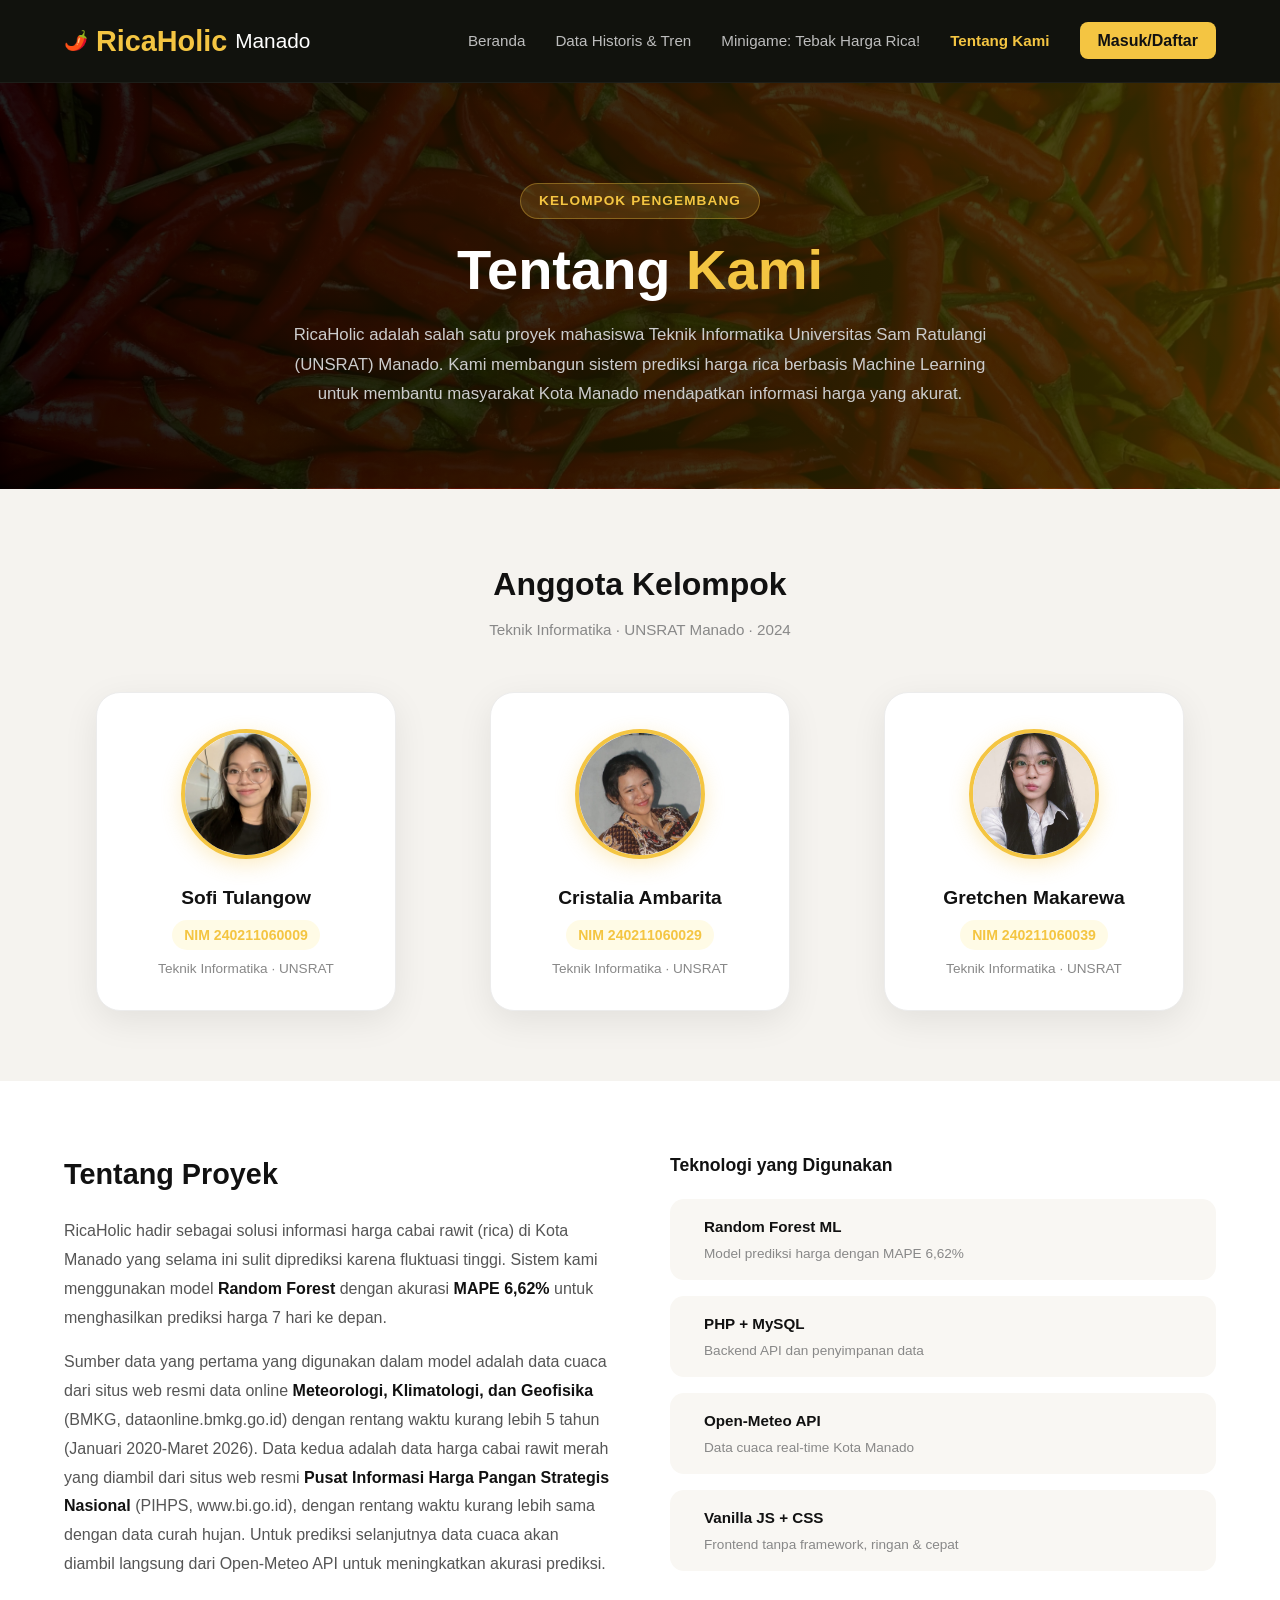
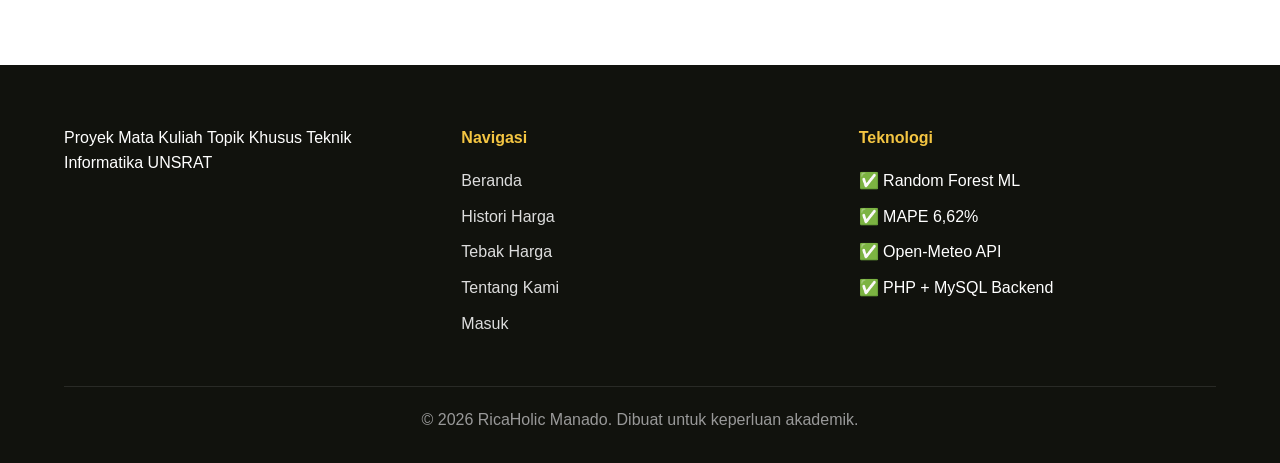
<file: frontend/tentang.html>
<!DOCTYPE html>
<html lang="id">
<head>
  <meta charset="UTF-8" />
  <meta name="viewport" content="width=device-width, initial-scale=1.0" />
  <title>Tentang Kami — RicaHolic</title>
  <link rel="stylesheet" href="css/style.css" />
  <link rel="stylesheet" href="css/tentang.css" />
</head>

<body>

  <!-- NAVBAR (sama dengan index.html) -->
  <header id="site-header">
    <nav id="main-nav">
      <div class="nav-container">

        <a href="index.html" class="nav-brand">
          <span class="brand-icon">🌶️</span>
          <span class="brand-name">RicaHolic</span>
          <span class="brand-sub">Manado</span>
        </a>

        <button
          class="nav-hamburger"
          id="btn-hamburger"
          aria-label="Buka menu"
          aria-expanded="false"
          aria-controls="nav-menu"
        >
          <span class="hamburger-bar"></span>
          <span class="hamburger-bar"></span>
          <span class="hamburger-bar"></span>
        </button>

        <ul class="nav-menu" id="nav-menu" role="list">
          <li class="nav-item">
            <a href="index.html" class="nav-link">Beranda</a>
          </li>
          <li class="nav-item">
            <a href="histori.html" class="nav-link">Data Historis & Tren</a>
          </li>
          <li class="nav-item">
            <a href="gamifikasi.html" class="nav-link">Minigame: Tebak Harga Rica!</a>
          </li>
          <li class="nav-item">
            <a href="tentang.html" class="nav-link nav-link--active">Tentang Kami</a>
          </li>
          <li class="nav-item nav-item--cta">
            <a href="login.html" class="btn-masuk">Masuk/Daftar</a>
          </li>
        </ul>

      </div>
    </nav>
  </header>


  <!-- HERO TENTANG -->
  <section class="tentang-hero">
    <div class="tentang-hero-inner">
      <p class="tentang-label">Kelompok Pengembang</p>
      <h1 class="tentang-judul">
        Tentang <span class="tentang-highlight">Kami</span>
      </h1>
      <p class="tentang-desc">
        RicaHolic adalah salah satu proyek mahasiswa Teknik Informatika
        Universitas Sam Ratulangi (UNSRAT) Manado. Kami membangun sistem
        prediksi harga rica berbasis Machine Learning untuk membantu
        masyarakat Kota Manado mendapatkan informasi harga yang akurat.
      </p>
    </div>
  </section>


  <!-- KARTU ANGGOTA -->
  <section class="tentang-anggota section">
    <div class="section-container">

      <div class="anggota-intro">
        <h2 class="anggota-judul">Anggota Kelompok</h2>
        <p class="anggota-sub">
          Teknik Informatika · UNSRAT Manado · 2024
        </p>
      </div>

      <div class="anggota-grid">

        <!-- Anggota 1 -->
        <div class="anggota-kartu">
          <div class="anggota-foto-wrapper">
            
            <img
              src="gambar/sofi.jpg"
              alt="Foto Sofi Tulangow"
              class="anggota-foto"
              onerror="this.style.display='none'; this.nextElementSibling.style.display='flex';"
            />
           
          </div>
          <div class="anggota-info">
            <h3 class="anggota-nama">Sofi Tulangow</h3>
            <p class="anggota-nim">NIM 240211060009</p>
            <p class="anggota-prodi">Teknik Informatika · UNSRAT</p>
          </div>
        </div>

        <!-- Anggota 2 -->
        <div class="anggota-kartu">
          <div class="anggota-foto-wrapper">
            <img
              src="gambar/anastasya.jpeg"
              alt="Foto Cristalia Ambarita"
              class="anggota-foto"
              onerror="this.style.display='none'; this.nextElementSibling.style.display='flex';"
            />
            
          </div>
          <div class="anggota-info">
            <h3 class="anggota-nama">Cristalia Ambarita</h3>
            <p class="anggota-nim">NIM 240211060029</p>
            <p class="anggota-prodi">Teknik Informatika · UNSRAT</p>
          </div>
        </div>

        <!-- Anggota 3 -->
        <div class="anggota-kartu">
          <div class="anggota-foto-wrapper">
            <img
              src="gambar/chen.jpeg"
              alt="Foto Gretchen Makarewa"
              class="anggota-foto"
              onerror="this.style.display='none'; this.nextElementSibling.style.display='flex';"
            />
           
          </div>
          <div class="anggota-info">
            <h3 class="anggota-nama">Gretchen Makarewa</h3>
            <p class="anggota-nim">NIM 240211060039</p>
            <p class="anggota-prodi">Teknik Informatika · UNSRAT</p>
          </div>
        </div>

      </div>
    </div>
  </section>


  <!-- TENTANG PROYEK -->
  <section class="tentang-proyek section">
    <div class="section-container">

      <div class="proyek-grid">

        <div class="proyek-teks">
          <h2 class="proyek-judul">Tentang Proyek</h2>
          <p>
            RicaHolic hadir sebagai solusi informasi harga cabai rawit 
            (rica) di Kota Manado yang selama ini sulit diprediksi karena
            fluktuasi tinggi. Sistem kami menggunakan model
            <strong>Random Forest</strong> dengan akurasi <strong>MAPE 6,62%</strong>
            untuk menghasilkan prediksi harga 7 hari ke depan.
          </p>
          <p>
            Sumber data yang pertama yang digunakan dalam model adalah 
            data cuaca dari situs web resmi data online <strong> Meteorologi, 
            Klimatologi, dan Geofisika </strong> (BMKG, dataonline.bmkg.go.id) dengan 
            rentang waktu kurang lebih 5 tahun (Januari 2020-Maret 2026). 
            Data kedua adalah data harga cabai rawit merah yang diambil dari 
            situs web resmi <strong>Pusat Informasi Harga Pangan Strategis Nasional</strong> 
            (PIHPS, www.bi.go.id), dengan rentang waktu kurang lebih sama dengan 
            data curah hujan. Untuk prediksi selanjutnya data cuaca akan diambil 
            langsung dari Open-Meteo API untuk meningkatkan akurasi prediksi.
          </p>
        </div>

        <div class="proyek-stack">
          <h3 class="stack-judul">Teknologi yang Digunakan</h3>
          <ul class="stack-list">
            <li>
              <span class="stack-ikon"></span>
              <div>
                <strong>Random Forest ML</strong>
                <p>Model prediksi harga dengan MAPE 6,62%</p>
              </div>
            </li>
            <li>
              <span class="stack-ikon"></span>
              <div>
                <strong>PHP + MySQL</strong>
                <p>Backend API dan penyimpanan data</p>
              </div>
            </li>
            <li>
              <span class="stack-ikon"></span>
              <div>
                <strong>Open-Meteo API</strong>
                <p>Data cuaca real-time Kota Manado</p>
              </div>
            </li>
            <li>
              <span class="stack-ikon"></span>
              <div>
                <strong>Vanilla JS + CSS</strong>
                <p>Frontend tanpa framework, ringan & cepat</p>
              </div>
            </li>
          </ul>
        </div>

      </div>

    </div>
  </section>


  <!-- FOOTER -->
  <footer id="site-footer">
    <div class="footer-container">
      <div class="footer-grid">

        <div class="footer-col footer-col--brand">
          <p class="footer-matakuliah">
            Proyek Mata Kuliah Topik Khusus Teknik Informatika UNSRAT
          </p>
        </div>

        <div class="footer-col">
          <h4 class="footer-heading">Navigasi</h4>
          <ul class="footer-links" role="list">
            <li><a href="index.html">Beranda</a></li>
            <li><a href="histori.html">Histori Harga</a></li>
            <li><a href="gamifikasi.html">Tebak Harga</a></li>
            <li><a href="tentang.html">Tentang Kami</a></li>
            <li><a href="login.html">Masuk</a></li>
          </ul>
        </div>

        <div class="footer-col">
          <h4 class="footer-heading">Teknologi</h4>
          <ul class="footer-links" role="list">
            <li>✅ Random Forest ML</li>
            <li>✅ MAPE 6,62%</li>
            <li>✅ Open-Meteo API</li>
            <li>✅ PHP + MySQL Backend</li>
          </ul>
        </div>

      </div>

      <div class="footer-bottom">
        <p class="footer-copy">
          &copy; <span id="footer-year"></span> RicaHolic Manado.
          Dibuat untuk keperluan akademik.
        </p>
      </div>

    </div>
  </footer>

  <button
    id="btn-back-to-top"
    class="btn-back-to-top"
    aria-label="Kembali ke atas"
    hidden
  >&#8679;</button>

  <script src="js/tentang.js"></script>

</body>
</html>
</file>
<file: frontend/css/style.css>
/* =========================================================
   RESET DASAR
========================================================= */
*{
  margin:0;
  padding:0;
  box-sizing:border-box;
}

html{
  scroll-behavior:smooth;
}

body{
  font-family: "Segoe UI", sans-serif;
  background:#f5f3ef;
  color:#222;
  line-height:1.6;
}

/* =========================================================
   NAVBAR
========================================================= */
#site-header{
  position:sticky;
  top:0;
  z-index:999;
  background:#11120d;
  border-bottom:1px solid rgba(255,255,255,0.05);
}

#main-nav{
  width:100%;
}

.nav-container{
  width:90%;
  max-width:1300px;
  margin:auto;
  display:flex;
  align-items:center;
  justify-content:space-between;
  padding:18px 0;
}

/* BRAND */
.nav-brand{
  display:flex;
  align-items:center;
  gap:8px;
  text-decoration:none;
}

.brand-icon{
  font-size:1.2rem;
}

.brand-name{
  color:#f4c542;
  font-size:1.8rem;
  font-weight:700;
}

.brand-sub{
  color:#fff;
  font-size:1.3rem;
  font-weight:500;
}

/* MENU */
.nav-menu{
  display:flex;
  align-items:center;
  gap:30px;
  list-style:none;
}

.nav-link{
  text-decoration:none;
  color:#bdbdbd;
  font-size:0.95rem;
  transition:0.3s;
}

.nav-link:hover{
  color:#f4c542;
}

.nav-link--active{
  color:#f4c542;
  font-weight:600;
}

.btn-masuk{
  text-decoration:none;
  background:#f4c542;
  color:#111;
  padding:10px 18px;
  border-radius:8px;
  font-weight:600;
  transition:0.3s;
}

.btn-masuk:hover{
  transform:translateY(-2px);
}

/* HAMBURGER */
.nav-hamburger{
  display:none;
  flex-direction:column;
  gap:5px;
  background:none;
  border:none;
  cursor:pointer;
}

.hamburger-bar{
  width:25px;
  height:3px;
  background:#fff;
  border-radius:3px;
}

/* =========================================================
   HERO SECTION
========================================================= */
#hero{
  background:
  linear-gradient(to right,
  rgba(0,0,0,0.85),
  rgba(60,50,0,0.85)),
  url(../gambar/bg.jpeg);
  background-size:cover;
  background-position:center;
  padding:90px 0;
}

.hero-container{
  width:90%;
  max-width:1300px;
  margin:auto;
  display:flex;
  justify-content:space-between;
  align-items:center;
  gap:40px;
}

.hero-content{
  max-width:700px;
}

.hero-title{
  color:#fff;
  font-size:4rem;
  line-height:1.1;
  margin-bottom:20px;
  font-weight:800;
}

.hero-highlight{
  color:#f4c542;
}

.hero-desc{
  color:#ddd;
  font-size:1.15rem;
  margin-bottom:35px;
  max-width:650px;
}

.hero-cta-group{
  display:flex;
  gap:20px;
  flex-wrap:wrap;
}

.btn{
  padding:14px 26px;
  border-radius:12px;
  text-decoration:none;
  font-weight:600;
  transition:0.3s;
}

.btn--primary{
  background:#f4c542;
  color:#111;
}

.btn--secondary{
  border:1px solid #f4c542;
  color:#f4c542;
}

.btn:hover{
  transform:translateY(-3px);
}

.hero-visual{
  display:flex;
  justify-content:center;
  align-items:center;
}

.hero-badge{
  background:rgba(255,255,255,0.08);
  backdrop-filter:blur(8px);
  border:1px solid rgba(255,255,255,0.15);
  border-radius:24px;
  padding:35px;
  color:#fff;
  text-align:center;
}

.hero-badge-icon{
  font-size:4rem;
  display:block;
  margin-bottom:10px;
}

.hero-badge-text{
  font-size:1.2rem;
  font-weight:600;
}

/* =========================================================
   SECTION UMUM
========================================================= */
.section{
  padding:70px 0;
}

.section-container{
  width:90%;
  max-width:1300px;
  margin:auto;
}

/* =========================================================
   KARTU
========================================================= */
.kartu-grid{
  display:grid;
  grid-template-columns:repeat(auto-fit,minmax(320px,1fr));
  gap:25px;
}

.kartu{
  background:#fff;
  border-radius:22px;
  padding:28px;
  box-shadow:0 10px 30px rgba(0,0,0,0.08);
  border:1px solid #ececec;
  transition:0.3s;
}

.kartu:hover{
  transform:translateY(-5px);
}

.kartu-header{
  display:flex;
  align-items:center;
  gap:12px;
  margin-bottom:25px;
}

.kartu-ikon{
  font-size:1.7rem;
}

.kartu-label{
  font-size:1.1rem;
  font-weight:700;
  color:#555;
}

.kartu-body{
  min-height:150px;
}

/* LOADING */
.state-loading{
  display:flex;
  align-items:center;
  gap:12px;
  color:#777;
}

.spinner{
  width:18px;
  height:18px;
  border:3px solid #ddd;
  border-top:3px solid #f4c542;
  border-radius:50%;
  animation:spin 1s linear infinite;
}

@keyframes spin{
  to{
    transform:rotate(360deg);
  }
}

/* HARGA */
.kartu-nilai{
  display:flex;
  align-items:end;
  gap:10px;
  margin-bottom:12px;
}

.harga-angka,
.prediksi-range{
  font-size:2.2rem;
  font-weight:800;
  color:#111;
}

.harga-satuan{
  color:#666;
  margin-bottom:5px;
}

.kartu-meta{
  display:flex;
  flex-direction:column;
  gap:4px;
  color:#777;
}

/* BADGE */
.badge-status{
  display:inline-block;
  padding:8px 14px;
  border-radius:999px;
  font-size:0.85rem;
  font-weight:600;
}

.badge--tinggi{
  background:#ffe0e0;
  color:#d33;
}

.badge--normal{
  background:#e7f9ea;
  color:#1e8b3f;
}

.badge--rendah{
  background:#dbe9ff;
  color:#2459c5;
}

/* =========================================================
   TOGGLE PREDIKSI
========================================================= */
.prediksi-toggle{
  display:flex;
  gap:10px;
  margin-bottom:20px;
}

.btn-toggle{
  flex:1;
  border:none;
  padding:12px;
  border-radius:10px;
  cursor:pointer;
  background:#f1f1f1;
  font-weight:600;
  transition:0.3s;
}

.btn-toggle--active{
  background:#f4c542;
  color:#111;
}

/* =========================================================
   CUACA
========================================================= */
.cuaca-grid{
  display:grid;
  grid-template-columns:repeat(3,1fr);
  gap:15px;
}

.cuaca-item{
  background:#f8f8f8;
  padding:18px;
  border-radius:16px;
  text-align:center;
}

.cuaca-ikon{
  font-size:2rem;
}

.cuaca-nilai{
  font-size:1.5rem;
  font-weight:700;
}

.cuaca-nama{
  display:block;
  margin-top:6px;
  color:#666;
  font-size:0.9rem;
}

.cuaca-sumber{
  color:#777;
  font-size:0.8rem;
}

/* =========================================================
   CTA GAMIFIKASI
========================================================= */
.cta-box{
  background:linear-gradient(to right,#111,#3d3000);
  color:#fff;
  border-radius:28px;
  text-align:center;
  padding:70px 30px;
}

.cta-emoji{
  font-size:4rem;
}

.cta-judul{
  font-size:2.4rem;
  margin:20px 0;
}

.cta-deskripsi{
  color:#ddd;
  margin-bottom:30px;
}

.btn--gamifikasi{
  background:#f4c542;
  color:#111;
}

/* =========================================================
   FOOTER
========================================================= */
#site-footer{
  background:#11120d;
  color:#fff;
  padding:60px 0 30px;
}

.footer-container{
  width:90%;
  max-width:1300px;
  margin:auto;
}

.footer-grid{
  display:grid;
  grid-template-columns:repeat(auto-fit,minmax(250px,1fr));
  gap:40px;
}

.footer-heading{
  margin-bottom:18px;
  color:#f4c542;
}

.footer-links{
  list-style:none;
}

.footer-links li{
  margin-bottom:10px;
}

.footer-links a{
  text-decoration:none;
  color:#ddd;
}

.footer-links a:hover{
  color:#f4c542;
}

.footer-bottom{
  border-top:1px solid rgba(255,255,255,0.1);
  margin-top:40px;
  padding-top:20px;
  text-align:center;
  color:#999;
}

/* =========================================================
   BACK TO TOP
========================================================= */
.btn-back-to-top{
  position:fixed;
  right:25px;
  bottom:25px;
  width:50px;
  height:50px;
  border:none;
  border-radius:50%;
  background:#f4c542;
  color:#111;
  font-size:1.2rem;
  cursor:pointer;
  box-shadow:0 10px 20px rgba(0,0,0,0.2);
  z-index:999;
}

/* =========================================================
   RESPONSIVE
========================================================= */
@media(max-width:900px){

  .hero-container{
    flex-direction:column;
    text-align:center;
  }

  .hero-title{
    font-size:3rem;
  }

  .cuaca-grid{
    grid-template-columns:1fr;
  }

  .nav-hamburger{
    display:flex;
  }

  .nav-menu{
    position:absolute;
    top:100%;
    left:0;
    width:100%;
    background:#11120d;
    flex-direction:column;
    align-items:flex-start;
    padding:25px;
    display:none;
  }

  .nav-menu.nav-open{
    display:flex;
  }
}

@media(max-width:600px){

  .hero-title{
    font-size:2.3rem;
  }

  .hero-desc{
    font-size:1rem;
  }

  .kartu{
    padding:22px;
  }
}

 
/* ── Loading state ── */
.state-loading {
  display: flex;
  align-items: center;
  gap: 10px;
  color: #aaa;
  padding: 30px 0;
}
</file>
<file: frontend/css/tentang.css>
/* =====================================================
   tentang.css — Halaman Tentang Kami
   RicaHolic Manado
===================================================== */

/* =====================================================
   HERO
===================================================== */

.tentang-hero {
  background:
    linear-gradient(to right,
    rgba(0,0,0,0.88),
    rgba(60,50,0,0.88)),
    url(../gambar/bg.jpeg);
  background-size: cover;
  background-position: center;
  padding: 100px 0 80px;
  text-align: center;
}

.tentang-hero-inner {
  width: 90%;
  max-width: 700px;
  margin: auto;
}

.tentang-label {
  display: inline-block;
  background: rgba(244,197,66,0.15);
  color: #f4c542;
  border: 1px solid rgba(244,197,66,0.35);
  border-radius: 999px;
  padding: 6px 18px;
  font-size: 0.85rem;
  font-weight: 600;
  letter-spacing: 0.08em;
  text-transform: uppercase;
  margin-bottom: 20px;
}

.tentang-judul {
  color: #fff;
  font-size: 3.5rem;
  font-weight: 800;
  line-height: 1.1;
  margin-bottom: 20px;
}

.tentang-highlight {
  color: #f4c542;
}

.tentang-desc {
  color: #ccc;
  font-size: 1.05rem;
  line-height: 1.75;
}

/* =====================================================
   ANGGOTA
===================================================== */

.tentang-anggota {
  background: #f5f3ef;
}

.anggota-intro {
  text-align: center;
  margin-bottom: 50px;
}

.anggota-judul {
  font-size: 2rem;
  font-weight: 800;
  color: #111;
  margin-bottom: 8px;
}

.anggota-sub {
  color: #888;
  font-size: 0.95rem;
}

.anggota-grid {
  display: grid;
  grid-template-columns: repeat(auto-fit, minmax(260px, 1fr));
  gap: 30px;
  justify-items: center;
}

/* ── Kartu anggota ── */
.anggota-kartu {
  background: #fff;
  border-radius: 24px;
  padding: 36px 28px 30px;
  box-shadow: 0 10px 35px rgba(0,0,0,0.08);
  border: 1px solid #ececec;
  text-align: center;
  width: 100%;
  max-width: 300px;
  transition: transform 0.3s, box-shadow 0.3s;
}

.anggota-kartu:hover {
  transform: translateY(-8px);
  box-shadow: 0 20px 45px rgba(0,0,0,0.13);
}

/* ── Foto ── */
.anggota-foto-wrapper {
  width: 130px;
  height: 130px;
  margin: 0 auto 24px;
  border-radius: 50%;
  overflow: hidden;
  border: 4px solid #f4c542;
  box-shadow: 0 6px 20px rgba(244,197,66,0.3);
}

.anggota-foto {
  width: 100%;
  height: 100%;
  object-fit: cover;
  display: block;
}

/* Placeholder inisial jika foto belum ada */
.anggota-foto-placeholder {
  width: 100%;
  height: 100%;
  background: linear-gradient(135deg, #11120d, #3d3000);
  display: flex;
  align-items: center;
  justify-content: center;
  font-size: 2rem;
  font-weight: 800;
  color: #f4c542;
  letter-spacing: 2px;
}

/* ── Info teks ── */
.anggota-info {
  display: flex;
  flex-direction: column;
  gap: 6px;
}

.anggota-nama {
  font-size: 1.2rem;
  font-weight: 800;
  color: #111;
}

.anggota-nim {
  font-size: 0.88rem;
  color: #f4c542;
  font-weight: 700;
  background: #fffbe6;
  display: inline-block;
  padding: 4px 12px;
  border-radius: 999px;
  margin: 0 auto;
}

.anggota-prodi {
  font-size: 0.85rem;
  color: #888;
  margin-top: 2px;
}

/* =====================================================
   TENTANG PROYEK
===================================================== */

.tentang-proyek {
  background: #fff;
}

.proyek-grid {
  display: grid;
  grid-template-columns: 1fr 1fr;
  gap: 60px;
  align-items: start;
}

.proyek-judul {
  font-size: 1.8rem;
  font-weight: 800;
  color: #111;
  margin-bottom: 20px;
}

.proyek-teks p {
  color: #555;
  line-height: 1.8;
  margin-bottom: 16px;
}

.proyek-teks strong {
  color: #111;
}

/* ── Stack list ── */
.stack-judul {
  font-size: 1.1rem;
  font-weight: 800;
  color: #111;
  margin-bottom: 20px;
}

.stack-list {
  list-style: none;
  display: flex;
  flex-direction: column;
  gap: 16px;
}

.stack-list li {
  display: flex;
  align-items: flex-start;
  gap: 16px;
  background: #f9f7f3;
  border-radius: 14px;
  padding: 16px 18px;
}

.stack-ikon {
  font-size: 1.6rem;
  flex-shrink: 0;
  margin-top: 2px;
}

.stack-list li strong {
  display: block;
  font-size: 0.95rem;
  color: #111;
  margin-bottom: 3px;
}

.stack-list li p {
  font-size: 0.85rem;
  color: #888;
  margin: 0;
}

/* =====================================================
   RESPONSIVE
===================================================== */

@media (max-width: 900px) {

  .tentang-judul {
    font-size: 2.5rem;
  }

  .proyek-grid {
    grid-template-columns: 1fr;
    gap: 40px;
  }

}

@media (max-width: 600px) {

  .tentang-judul {
    font-size: 2rem;
  }

  .anggota-grid {
    grid-template-columns: 1fr;
  }

}
</file>
